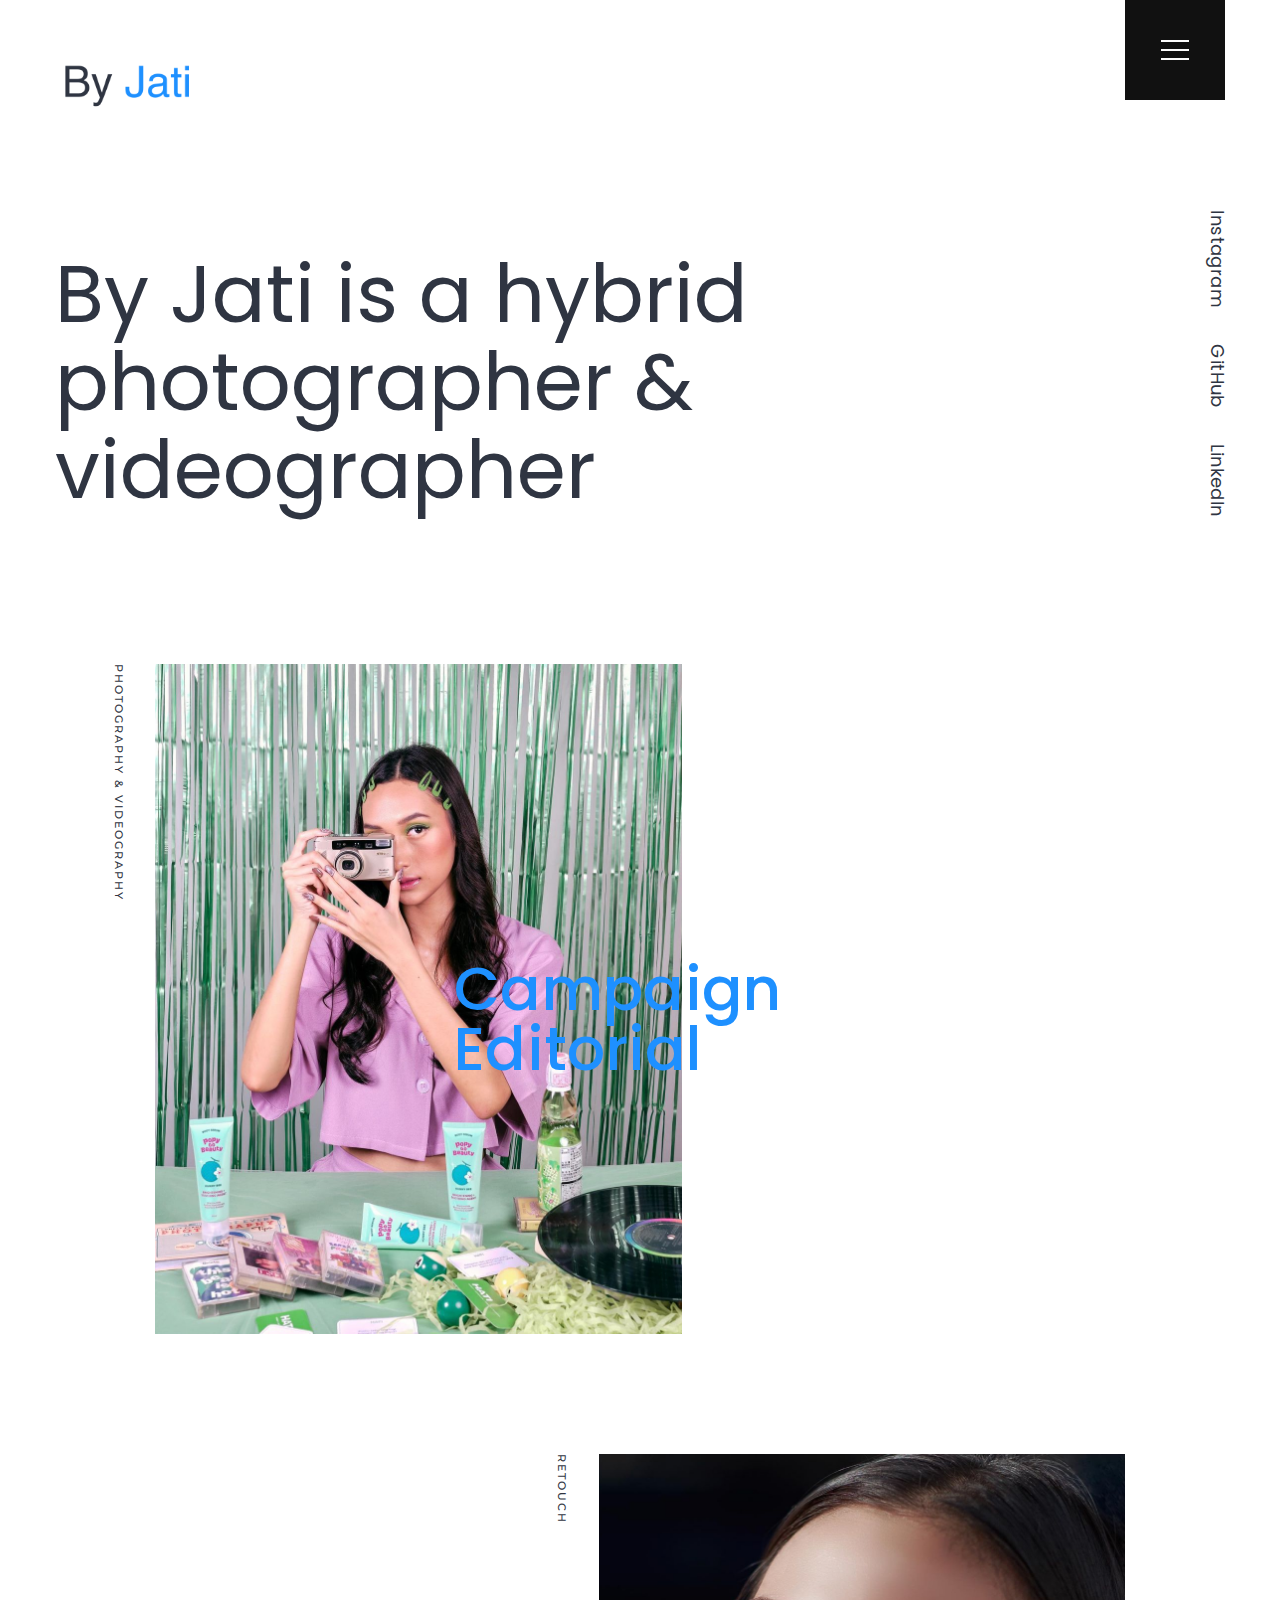
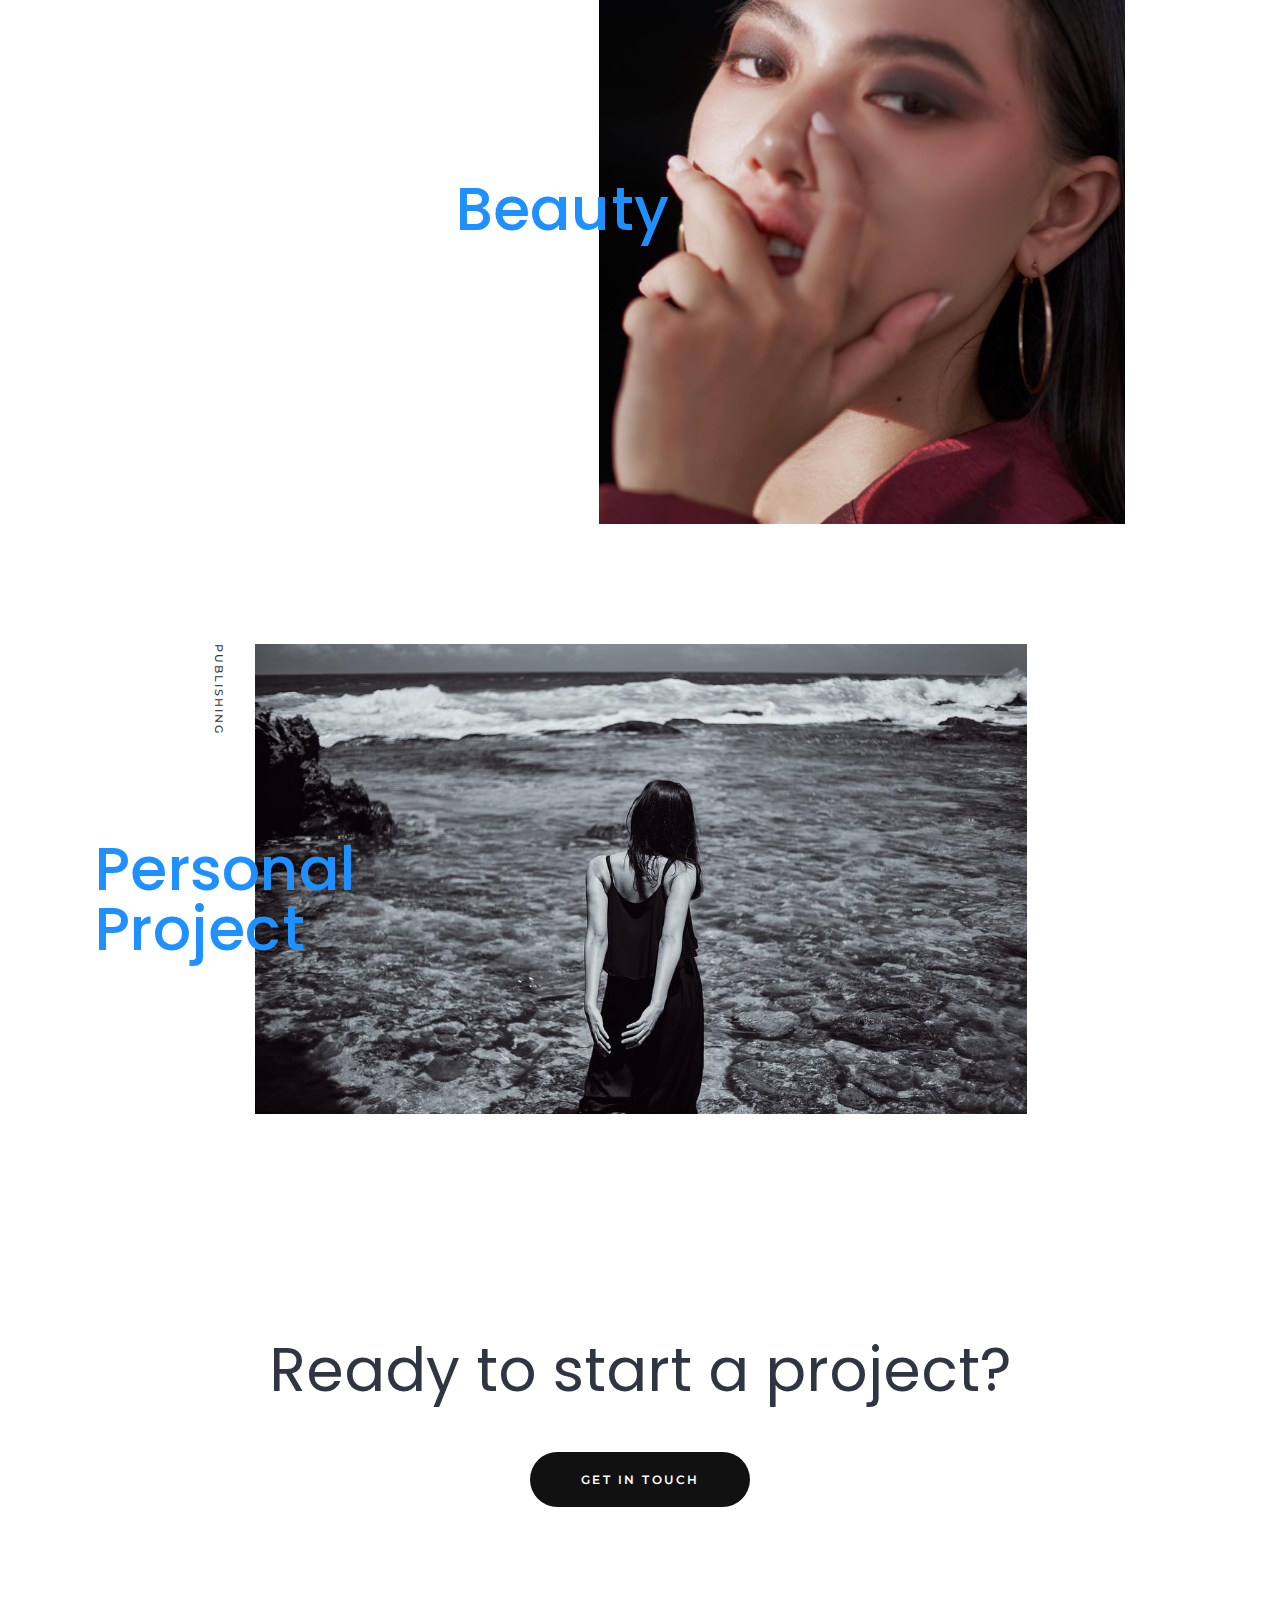
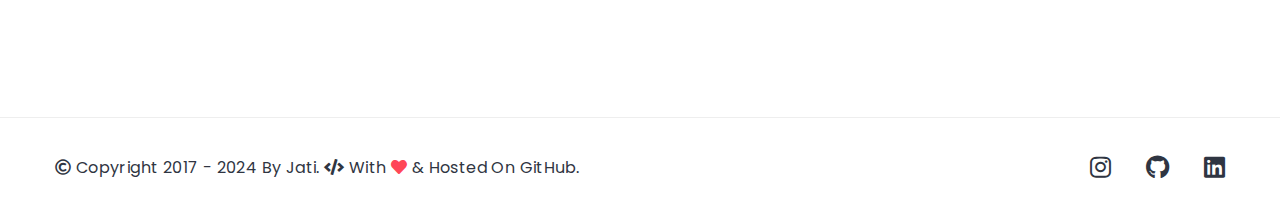
<file: index.html>
<!DOCTYPE html>
<html lang="en">
<head>
	<!-- Metas -->
	<meta charset="UTF-8">
	<meta name="viewport" content="width=device-width, initial-scale=1.0, maximum-scale=1.0, user-scalable=0">
	<title>By Jati | Photographer & Videographer</title>
	<meta name="description" content="By Jati | Photographer">

	<!-- External CSS -->
	<link rel="stylesheet" href="assets/css/fontawesome-all.min.css">
	<link rel="stylesheet" href="assets/css/themify-icons.css">

	<!-- Custom CSS -->
	<link rel="stylesheet" href="assets/css/main.css">
	<link rel="stylesheet" href="assets/css/colors.css">
	<link rel="stylesheet" href="assets/css/responsive.css">

	<!-- Google Fonts -->
	<link href="https://fonts.googleapis.com/css?family=Montserrat:500,600%7CPoppins:400,500,600&display=swap" rel="stylesheet">

	<!-- Favicon -->
	<link rel="icon" href="assets/img/favicon.png">
</head>
<body>

	<!-- ========== Header ========== -->

	<header class="main-header">

		<div class="container">

			<a href="index.html">
				<img src="assets/img/logo-byjati.png" class="logo" alt="">
			</a>

			<a href="#" class="open-nav">
				<i></i>
			</a>

			<div class="clearfix"></div>

		</div> <!-- /.container -->

	</header> <!-- /.main-header -->


	<!-- ========== Main ========== -->

	<main>

		<div class="container">

			<div class="hero">

				<h1>By Jati is a hybrid photographer &amp; videographer </h1>

				<ul class="social-links">
					<li>
						<a href="http://instagram.com/by.jati" target="_blank">Instagram</a>
					</li>
					<li>
						<a href="http://github.com/byjati" target="_blank">GitHub</a>
					</li>
					<li>
						<a href="https://id.linkedin.com/in/sasongkojati" target="_blank">LinkedIn</a>
					</li>
				</ul>

			</div> <!-- /.hero -->

			<div class="featured-works">

				<a href="">
					<div class="item">
						<div class="item-img">
							<img src="assets/img/popygobeuty(by.jati).jpg" alt="" class="img-cover">
						</div>
						<h2 class="item-title">Campaign <br> Editorial</h2>
						<h3 class="item-category">photography & videography</h3>
					</div>
				</a>

				<a href="">
					<div class="item">
						<div class="item-img">
							<img src="assets/img/retouch(by.jati).jpg" alt="" class="img-cover">
						</div>
						<h2 class="item-title">Beauty</h2>
						<h3 class="item-category">retouch</h3>
					</div>
				</a>

				<div class="clearfix"></div>

				<a href="">
					<div class="item">
						<div class="item-img">
							<img src="assets/img/ocean(by.jati).jpg" alt="" class="img-cover">
						</div>
						<h2 class="item-title">Personal <br> Project</h2>
						<h3 class="item-category">publishing</h3>
					</div>
				</a>

			</div> <!-- /.featured-works -->

			<div class="cta">
				<h1>Ready to start a project?</h1>
				<a href="contact.html" class="btn">get in touch</a>
			</div>

		</div> <!-- /.container -->

	</main> <!-- /main -->

	<footer class="footer-default footer-default-border">

		<div class="container">

			<p class="copyright"><i class="far fa-copyright"></i> Copyright 2017 - 2024 By Jati.
				<i class="fa fa-code"> </i> with <i class="fa fa-heart"> </i> & hosted on GitHub.
			</p>

			<ul class="follow-us-links">
				<li>
					<a href="http://instagram.com/by.jati" target="_blank">
						<i class="fab fa-instagram"></i>
					</a>
				</li>
				<li><a href="#"><i class="fab fa-github"></i></a></li>
				<li><a href="#"><i class="fab fa-linkedin"></i></a></li>
			</ul>

			<div class="clearfix"></div>

		</div> <!-- /.container -->

	</footer> <!-- /.footer-default -->

	<div class="aside-navigation-overlay">

		<div class="aside-navigation">

			<a href="#" class="close-nav"><i class="ti-close"></i></a>

			<nav>
				<ul>
					<li><a href="index.html">home</a></li>
					<li><a href="about.html">about</a></li>
					<li><a href="contact.html">contact</a></li>
				</ul>
			</nav>

			<ul class="social-icons">
				<li><a href="http://instagram.com/by.jati" target="_blank">
					<i class="fab fa-instagram"></i></a>
				</li>
				<li><a href="http://github.com/byjati" target="_blank">
					<i class="fab fa-github"></i></a>
				</li>
				<li><a href="https://id.linkedin.com/in/sasongkojati">
					<i class="fab fa-linkedin-in"></i></a>
				</li>


			</ul>

		</div> <!-- /.aside-navigation -->

	</div> <!-- /.aside-navigation-overlay -->

	<script src="assets/js/main.js"></script>
</body>
</html>
</file>
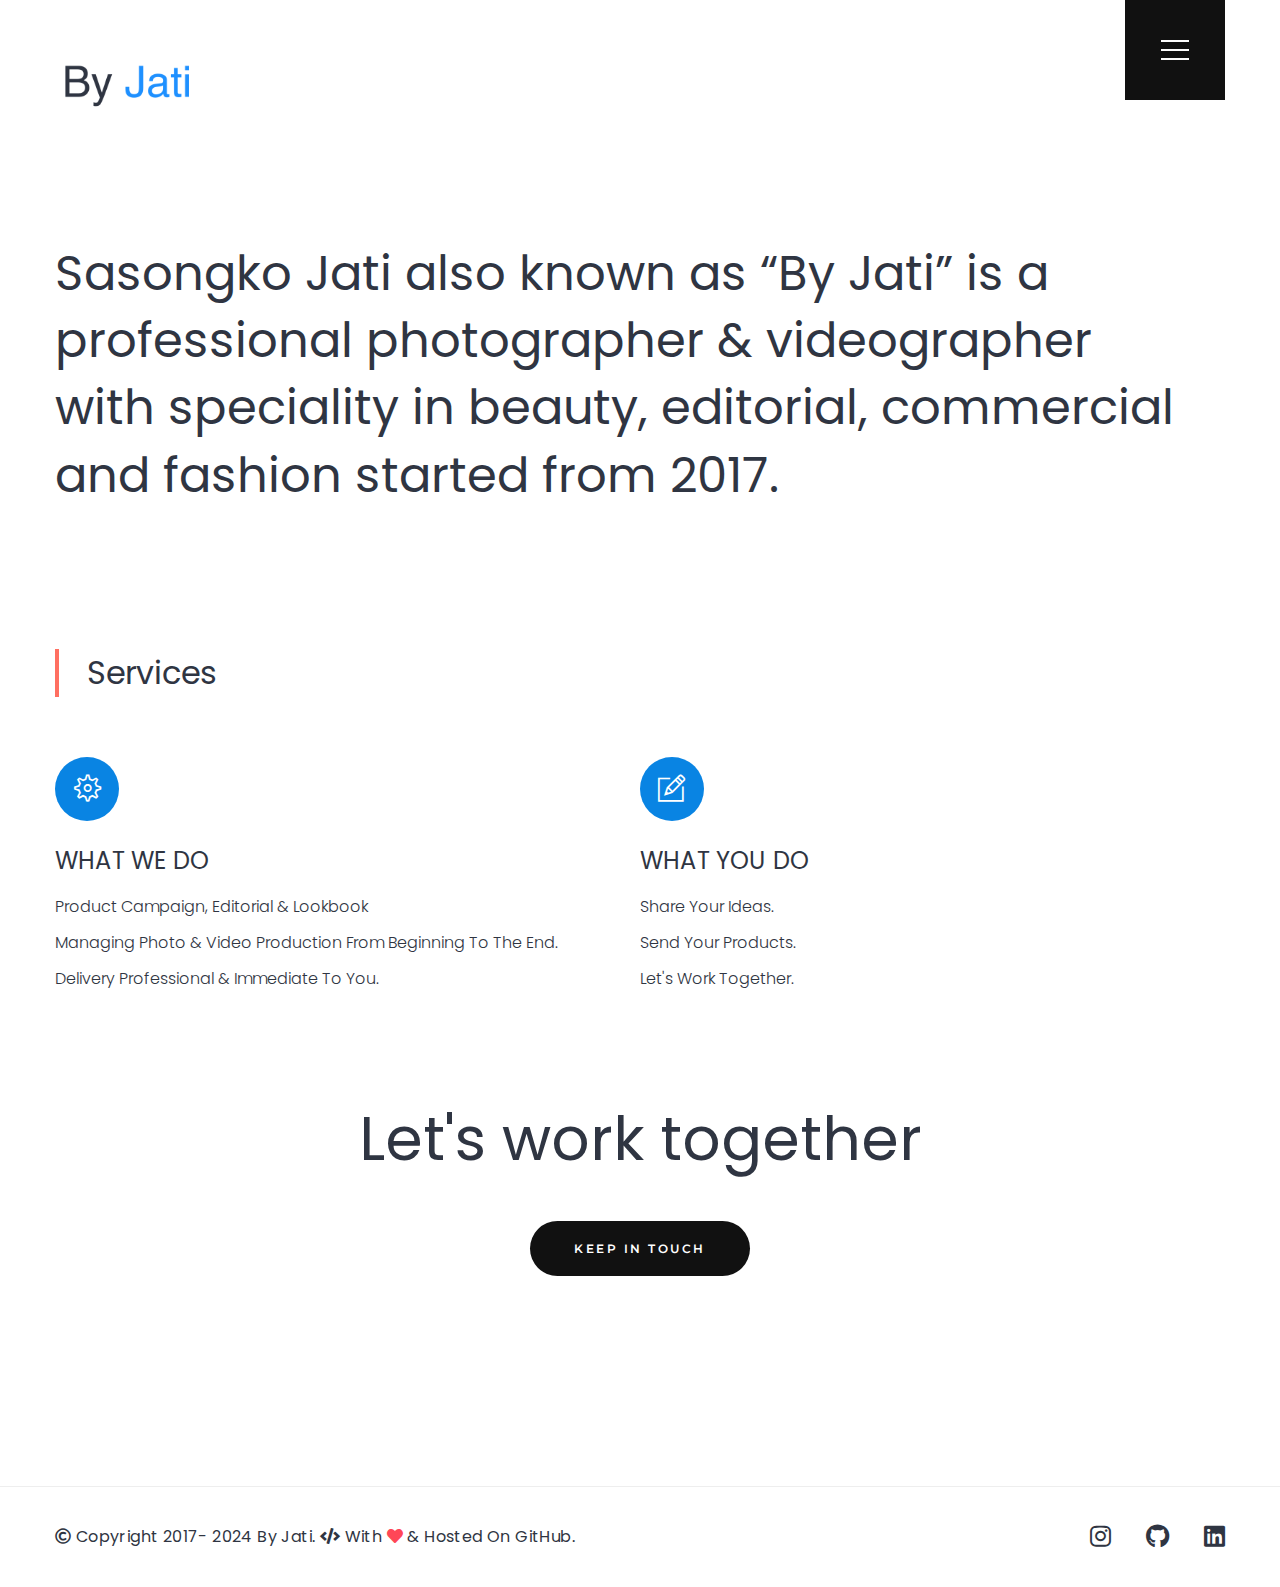
<file: about.html>
<!DOCTYPE html>
<html lang="en">
<head>
	<!-- Metas -->
	<meta charset="UTF-8">
	<meta name="viewport" content="width=device-width, initial-scale=1.0, maximum-scale=1.0, user-scalable=0">
	<title>By Jati - Photographer & Videographer</title>
	<meta name="description" content="By Jati - Photographer">

	<!-- External CSS -->
	<link rel="stylesheet" href="assets/css/fontawesome-all.min.css">
	<link rel="stylesheet" href="assets/css/themify-icons.css">

	<!-- Custom CSS -->
	<link rel="stylesheet" href="assets/css/main.css">
	<link rel="stylesheet" href="assets/css/colors.css">
	<link rel="stylesheet" href="assets/css/responsive.css">

	<!-- Google Fonts -->
	<link href="https://fonts.googleapis.com/css?family=Montserrat:500,600%7CPoppins:300,400,500,600&display=swap" rel="stylesheet">

	<!-- Favicon -->
	<link rel="icon" href="assets/img/favicon.png">
</head>
<body>

	<!-- ========== Header ========== -->

	<header class="main-header">

		<div class="container">

			<a href="index.html">
				<img src="assets/img/logo-byjati.png" class="logo" alt="">
			</a>

			<a href="#" class="open-nav">
				<i></i>
			</a>

			<div class="clearfix"></div>

		</div> <!-- /.container -->

	</header> <!-- /.main-header -->


	<!-- ========== Main ========== -->

	<main class="about">

		<div class="container">

			<h2 class="intro">Sasongko Jati also known as “By Jati” is a professional photographer & videographer with speciality in beauty, editorial, 
				commercial and fashion started from 2017.</h2>

			<div class="SERVICES">

				<h2 class="about-heading">Services</h2>

				<div class="services-item">

					<div class="content">

						<span class="service-icon"><i class="ti ti-settings "></i></span>

						<h3>WHAT WE DO</h3>
						<ul>
							<li>Product campaign, editorial & lookbook</li>
							<li>Managing photo & video production from beginning to the end.</li>
							<li>Delivery professional & immediate to you.</li>
						</ul>

					</div> <!-- /.content -->

				</div> <!-- /.services-item -->

				<div class="services-item">

					<div class="content">

						<span class="service-icon"><i class="ti ti-pencil-alt "></i></span>

						<h3>WHAT YOU DO</h3>
						<ul>
							<li>Share your ideas.</li>
							<li>Send your products.</li>
							<li>Let's work together.</li>
						</ul>

					</div> <!-- /.content -->

				</div> <!-- /.services-item -->

				<div class="clearfix"></div>

			</div> <!-- /.services -->

			<div class="cta">
				<h1>Let's work together</h1>
				<a href="contact.html" class="btn">keep in touch</a>
			</div>

		</div> <!-- /.container -->

	</main> <!-- /.about -->

	<footer class="footer-default footer-default-border">

		<div class="container">

			<p class="copyright"><i class="far fa-copyright"></i> Copyright 2017- 2024 By Jati.
				<i class="fa fa-code"> </i> with <i class="fa fa-heart"> </i> & hosted on GitHub.
			</p>

			<ul class="follow-us-links">
				<li>
					<a href="http://instagram.com/by.jati" target="_blank">
						<i class="fab fa-instagram"></i>
					</a>
				</li>
				<li><a href="#"><i class="fab fa-github"></i></a></li>
				<li><a href="#"><i class="fab fa-linkedin"></i></a></li>
			</ul>

			<div class="clearfix"></div>

		</div> <!-- /.container -->

	</footer> <!-- /.footer-default -->

	<div class="aside-navigation-overlay">

		<div class="aside-navigation">

			<a href="#" class="close-nav"><i class="ti-close"></i></a>

			<nav>
				<ul>
					<li><a href="index.html">home</a></li>
					<li><a href="about.html">about</a></li>
					<li><a href="contact.html">contact</a></li>
				</ul>
			</nav>

			<ul class="social-icons">
				<li><a href="http://instagram.com/by.jati" target="_blank">
					<i class="fab fa-instagram"></i></a>
				</li>
				<li><a href="http://github.com/byjati" target="_blank">
					<i class="fab fa-github"></i></a>
				</li>
				<li><a href="https://id.linkedin.com/in/sasongkojati">
					<i class="fab fa-linkedin-in"></i></a>
				</li>
			</ul>

		</div> <!-- /.aside-navigation -->

	</div> <!-- /.aside-navigation-overlay -->

	<script src="assets/js/main.js"></script>
</body>
</html>
</file>
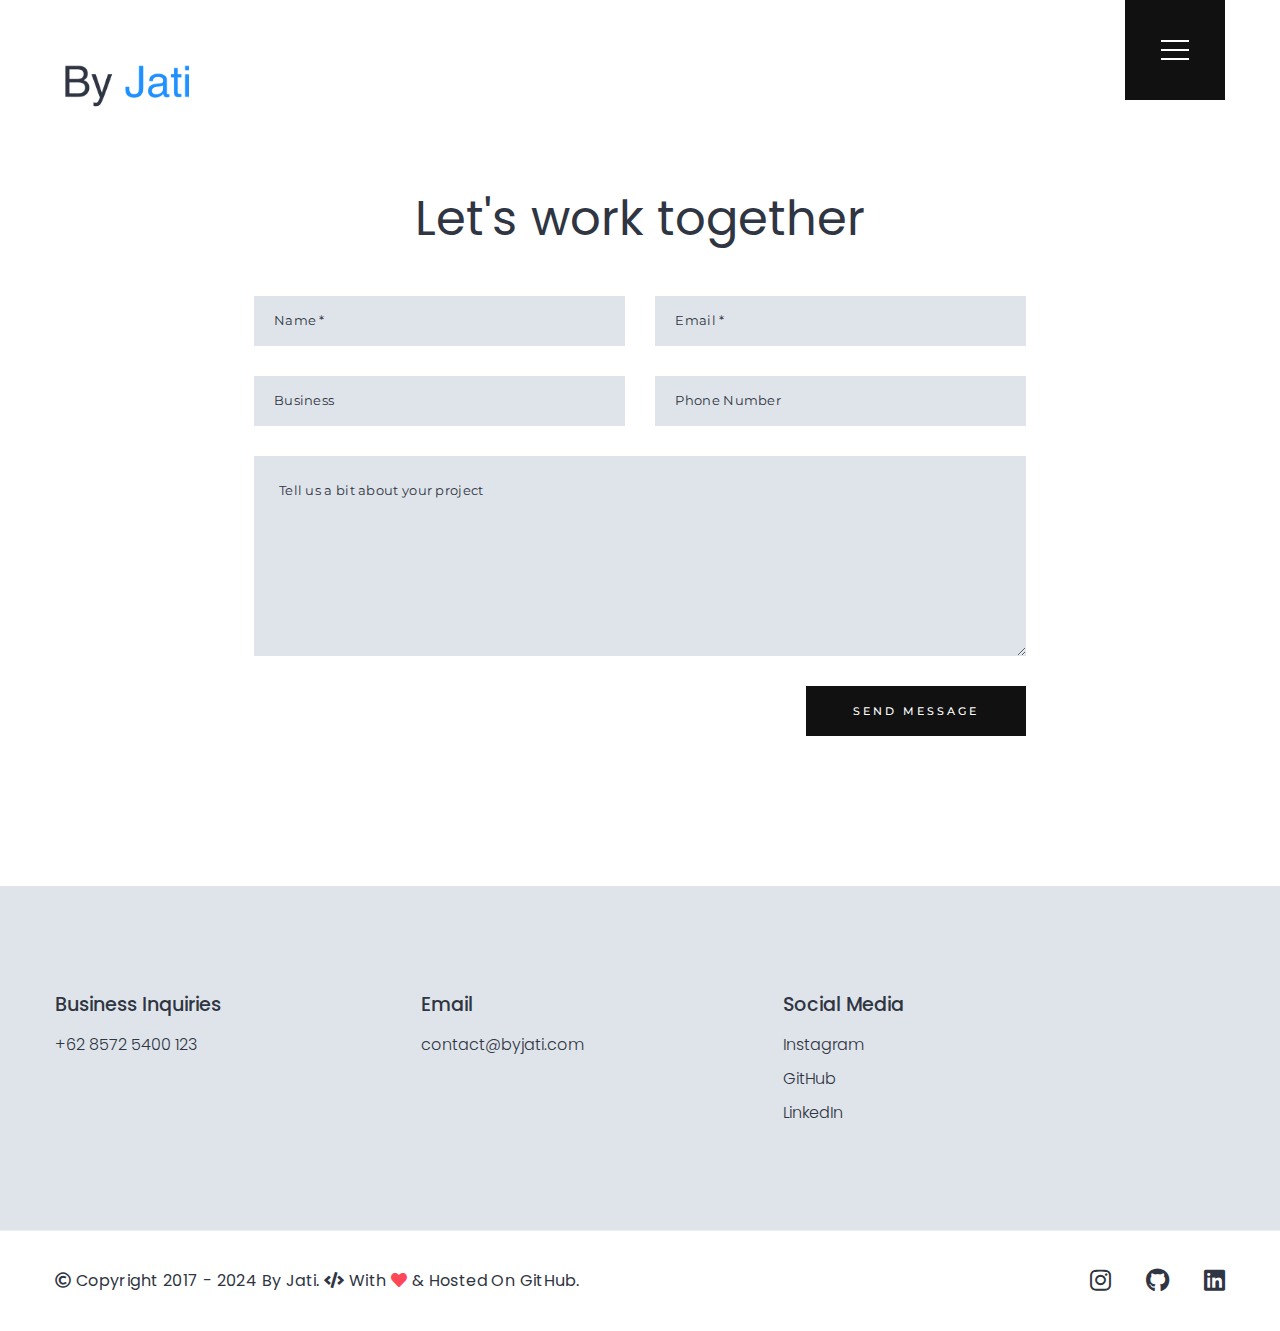
<file: contact.html>
<!DOCTYPE html>
<html lang="en">
<head>
	<!-- Metas -->
	<meta charset="UTF-8">
	<meta name="viewport" content="width=device-width, initial-scale=1.0, maximum-scale=1.0, user-scalable=0">
	<title>CONTACT - By Jati</title>
	<meta name="description" content="CONTACT - By Jati">

	<!-- External CSS -->
	<link rel="stylesheet" href="assets/css/fontawesome-all.min.css">
	<link rel="stylesheet" href="assets/css/themify-icons.css">

	<!-- Custom CSS -->
	<link rel="stylesheet" href="assets/css/main.css">
	<link rel="stylesheet" href="assets/css/colors.css">
	<link rel="stylesheet" href="assets/css/responsive.css">

	<!-- Google Fonts -->
	<link href="https://fonts.googleapis.com/css?family=Montserrat:500,600%7CPoppins:300,400,500,600&display=swap" rel="stylesheet">

	<!-- Favicon -->
	<link rel="icon" href="assets/img/favicon.png">
</head>
<body>

	<!-- ========== Header ========== -->

	<header class="main-header">

		<div class="container">

			<a href="index.html">
				<img src="assets/img/logo-byjati.png" class="logo" alt="">
			</a>

			<a href="#" class="open-nav">
				<i></i>
			</a>

			<div class="clearfix"></div>

		</div> <!-- /.container -->

	</header> <!-- /.main-header -->


	<!-- ========== Main ========== -->

	<main class="contact">

		<div class="container">

			<h1>Let's work together</h1>

			<form action="#" class="contact-form">

				<input  name="name" placeholder="Name *" type="text" required>
				<input  name="email" placeholder="Email *" type="email" required>
				<input  name="business" placeholder="Business" type="text">
				<input  name="phone-number" placeholder="Phone Number" type="tel">
				<textarea name="message" placeholder="Tell us a bit about your project" required></textarea>
				<input type="submit" value="send message">
				<div class="clearfix"></div>

			</form> <!-- /.contact-form -->

		</div> <!-- /.container -->

		<div class="contact-info">

			<div class="container">

				<ul>
					<li>Business Inquiries</li>
					<li>+62 8572 5400 123</li>
				</ul>
				
				<ul>
					<li>Email</li>
					<li>contact@byjati.com</li>
				</ul>

				<ul>
					<li>Social Media</li>
						<li>
							<a href="http://instagram.com/by.jati" target="_blank">Instagram</a>
						</li>
						<li>
							<a href="http://github.com/byjati" target="_blank">GitHub</a>
						</li>
						<li>
							<a href="https://id.linkedin.com/in/sasongkojati" target="_blank">LinkedIn</a>
						</li>
					</li>
				</ul>

				<div class="clearfix"></div>

			</div> <!-- /.container -->

		</div> <!-- /.contact-info -->

	</main> <!-- /.contact -->

	<footer class="footer-default footer-default-border">

		<div class="container">

			<p class="copyright"><i class="far fa-copyright"></i> Copyright 2017 - 2024 By Jati.
				<i class="fa fa-code"> </i> with <i class="fa fa-heart"> </i> & hosted on GitHub.
			</p>

			<ul class="follow-us-links">
				<li>
					<a href="http://instagram.com/by.jati" target="_blank">
						<i class="fab fa-instagram"></i>
					</a>
				</li>
				<li><a href="#"><i class="fab fa-github"></i></a></li>
				<li><a href="#"><i class="fab fa-linkedin"></i></a></li>
			</ul>

			<div class="clearfix"></div>

		</div> <!-- /.container -->

	</footer> <!-- /.footer-default -->

	<div class="aside-navigation-overlay">

		<div class="aside-navigation">

			<a href="#" class="close-nav"><i class="ti-close"></i></a>

			<nav>
				<ul>
					<li><a href="index.html">home</a></li>
					<li><a href="about.html">about</a></li>
					<li><a href="contact.html">contact</a></li>
				</ul>
			</nav>

			<ul class="social-icons">
				<li><a href="http://instagram.com/by.jati" target="_blank">
					<i class="fab fa-instagram"></i></a>
				</li>
				<li><a href="http://github.com/byjati" target="_blank">
					<i class="fab fa-github"></i></a>
				</li>
				<li><a href="https://id.linkedin.com/in/sasongkojati">
					<i class="fab fa-linkedin-in"></i></a>
				</li>
			</ul>

		</div> <!-- /.aside-navigation -->

	</div> <!-- /.aside-navigation-overlay -->

	<script src="assets/js/main.js"></script>
</body>
</html>
</file>
<file: assets/css/themify-icons.css>
@font-face {
	font-family: 'themify';
	src:url('../webfonts/themify.eot?-fvbane');
	src:url('../webfonts/themify.eot?#iefix-fvbane') format('embedded-opentype'),
		url('../webfonts/themify.woff?-fvbane') format('woff'),
		url('../webfonts/themify.ttf?-fvbane') format('truetype'),
		url('../webfonts/themify.svg?-fvbane#themify') format('svg');
	font-weight: normal;
	font-style: normal;
}

[class^="ti-"], [class*=" ti-"] {
	font-family: 'themify';
	speak: none;
	font-style: normal;
	font-weight: normal;
	font-variant: normal;
	text-transform: none;
	line-height: 1;

	/* Better Font Rendering =========== */
	-webkit-font-smoothing: antialiased;
	-moz-osx-font-smoothing: grayscale;
}

.ti-wand:before {
	content: "\e600";
}
.ti-volume:before {
	content: "\e601";
}
.ti-user:before {
	content: "\e602";
}
.ti-unlock:before {
	content: "\e603";
}
.ti-unlink:before {
	content: "\e604";
}
.ti-trash:before {
	content: "\e605";
}
.ti-thought:before {
	content: "\e606";
}
.ti-target:before {
	content: "\e607";
}
.ti-tag:before {
	content: "\e608";
}
.ti-tablet:before {
	content: "\e609";
}
.ti-star:before {
	content: "\e60a";
}
.ti-spray:before {
	content: "\e60b";
}
.ti-signal:before {
	content: "\e60c";
}
.ti-shopping-cart:before {
	content: "\e60d";
}
.ti-shopping-cart-full:before {
	content: "\e60e";
}
.ti-settings:before {
	content: "\e60f";
}
.ti-search:before {
	content: "\e610";
}
.ti-zoom-in:before {
	content: "\e611";
}
.ti-zoom-out:before {
	content: "\e612";
}
.ti-cut:before {
	content: "\e613";
}
.ti-ruler:before {
	content: "\e614";
}
.ti-ruler-pencil:before {
	content: "\e615";
}
.ti-ruler-alt:before {
	content: "\e616";
}
.ti-bookmark:before {
	content: "\e617";
}
.ti-bookmark-alt:before {
	content: "\e618";
}
.ti-reload:before {
	content: "\e619";
}
.ti-plus:before {
	content: "\e61a";
}
.ti-pin:before {
	content: "\e61b";
}
.ti-pencil:before {
	content: "\e61c";
}
.ti-pencil-alt:before {
	content: "\e61d";
}
.ti-paint-roller:before {
	content: "\e61e";
}
.ti-paint-bucket:before {
	content: "\e61f";
}
.ti-na:before {
	content: "\e620";
}
.ti-mobile:before {
	content: "\e621";
}
.ti-minus:before {
	content: "\e622";
}
.ti-medall:before {
	content: "\e623";
}
.ti-medall-alt:before {
	content: "\e624";
}
.ti-marker:before {
	content: "\e625";
}
.ti-marker-alt:before {
	content: "\e626";
}
.ti-arrow-up:before {
	content: "\e627";
}
.ti-arrow-right:before {
	content: "\e628";
}
.ti-arrow-left:before {
	content: "\e629";
}
.ti-arrow-down:before {
	content: "\e62a";
}
.ti-lock:before {
	content: "\e62b";
}
.ti-location-arrow:before {
	content: "\e62c";
}
.ti-link:before {
	content: "\e62d";
}
.ti-layout:before {
	content: "\e62e";
}
.ti-layers:before {
	content: "\e62f";
}
.ti-layers-alt:before {
	content: "\e630";
}
.ti-key:before {
	content: "\e631";
}
.ti-import:before {
	content: "\e632";
}
.ti-image:before {
	content: "\e633";
}
.ti-heart:before {
	content: "\e634";
}
.ti-heart-broken:before {
	content: "\e635";
}
.ti-hand-stop:before {
	content: "\e636";
}
.ti-hand-open:before {
	content: "\e637";
}
.ti-hand-drag:before {
	content: "\e638";
}
.ti-folder:before {
	content: "\e639";
}
.ti-flag:before {
	content: "\e63a";
}
.ti-flag-alt:before {
	content: "\e63b";
}
.ti-flag-alt-2:before {
	content: "\e63c";
}
.ti-eye:before {
	content: "\e63d";
}
.ti-export:before {
	content: "\e63e";
}
.ti-exchange-vertical:before {
	content: "\e63f";
}
.ti-desktop:before {
	content: "\e640";
}
.ti-cup:before {
	content: "\e641";
}
.ti-crown:before {
	content: "\e642";
}
.ti-comments:before {
	content: "\e643";
}
.ti-comment:before {
	content: "\e644";
}
.ti-comment-alt:before {
	content: "\e645";
}
.ti-close:before {
	content: "\e646";
}
.ti-clip:before {
	content: "\e647";
}
.ti-angle-up:before {
	content: "\e648";
}
.ti-angle-right:before {
	content: "\e649";
}
.ti-angle-left:before {
	content: "\e64a";
}
.ti-angle-down:before {
	content: "\e64b";
}
.ti-check:before {
	content: "\e64c";
}
.ti-check-box:before {
	content: "\e64d";
}
.ti-camera:before {
	content: "\e64e";
}
.ti-announcement:before {
	content: "\e64f";
}
.ti-brush:before {
	content: "\e650";
}
.ti-briefcase:before {
	content: "\e651";
}
.ti-bolt:before {
	content: "\e652";
}
.ti-bolt-alt:before {
	content: "\e653";
}
.ti-blackboard:before {
	content: "\e654";
}
.ti-bag:before {
	content: "\e655";
}
.ti-move:before {
	content: "\e656";
}
.ti-arrows-vertical:before {
	content: "\e657";
}
.ti-arrows-horizontal:before {
	content: "\e658";
}
.ti-fullscreen:before {
	content: "\e659";
}
.ti-arrow-top-right:before {
	content: "\e65a";
}
.ti-arrow-top-left:before {
	content: "\e65b";
}
.ti-arrow-circle-up:before {
	content: "\e65c";
}
.ti-arrow-circle-right:before {
	content: "\e65d";
}
.ti-arrow-circle-left:before {
	content: "\e65e";
}
.ti-arrow-circle-down:before {
	content: "\e65f";
}
.ti-angle-double-up:before {
	content: "\e660";
}
.ti-angle-double-right:before {
	content: "\e661";
}
.ti-angle-double-left:before {
	content: "\e662";
}
.ti-angle-double-down:before {
	content: "\e663";
}
.ti-zip:before {
	content: "\e664";
}
.ti-world:before {
	content: "\e665";
}
.ti-wheelchair:before {
	content: "\e666";
}
.ti-view-list:before {
	content: "\e667";
}
.ti-view-list-alt:before {
	content: "\e668";
}
.ti-view-grid:before {
	content: "\e669";
}
.ti-uppercase:before {
	content: "\e66a";
}
.ti-upload:before {
	content: "\e66b";
}
.ti-underline:before {
	content: "\e66c";
}
.ti-truck:before {
	content: "\e66d";
}
.ti-timer:before {
	content: "\e66e";
}
.ti-ticket:before {
	content: "\e66f";
}
.ti-thumb-up:before {
	content: "\e670";
}
.ti-thumb-down:before {
	content: "\e671";
}
.ti-text:before {
	content: "\e672";
}
.ti-stats-up:before {
	content: "\e673";
}
.ti-stats-down:before {
	content: "\e674";
}
.ti-split-v:before {
	content: "\e675";
}
.ti-split-h:before {
	content: "\e676";
}
.ti-smallcap:before {
	content: "\e677";
}
.ti-shine:before {
	content: "\e678";
}
.ti-shift-right:before {
	content: "\e679";
}
.ti-shift-left:before {
	content: "\e67a";
}
.ti-shield:before {
	content: "\e67b";
}
.ti-notepad:before {
	content: "\e67c";
}
.ti-server:before {
	content: "\e67d";
}
.ti-quote-right:before {
	content: "\e67e";
}
.ti-quote-left:before {
	content: "\e67f";
}
.ti-pulse:before {
	content: "\e680";
}
.ti-printer:before {
	content: "\e681";
}
.ti-power-off:before {
	content: "\e682";
}
.ti-plug:before {
	content: "\e683";
}
.ti-pie-chart:before {
	content: "\e684";
}
.ti-paragraph:before {
	content: "\e685";
}
.ti-panel:before {
	content: "\e686";
}
.ti-package:before {
	content: "\e687";
}
.ti-music:before {
	content: "\e688";
}
.ti-music-alt:before {
	content: "\e689";
}
.ti-mouse:before {
	content: "\e68a";
}
.ti-mouse-alt:before {
	content: "\e68b";
}
.ti-money:before {
	content: "\e68c";
}
.ti-microphone:before {
	content: "\e68d";
}
.ti-menu:before {
	content: "\e68e";
}
.ti-menu-alt:before {
	content: "\e68f";
}
.ti-map:before {
	content: "\e690";
}
.ti-map-alt:before {
	content: "\e691";
}
.ti-loop:before {
	content: "\e692";
}
.ti-location-pin:before {
	content: "\e693";
}
.ti-list:before {
	content: "\e694";
}
.ti-light-bulb:before {
	content: "\e695";
}
.ti-Italic:before {
	content: "\e696";
}
.ti-info:before {
	content: "\e697";
}
.ti-infinite:before {
	content: "\e698";
}
.ti-id-badge:before {
	content: "\e699";
}
.ti-hummer:before {
	content: "\e69a";
}
.ti-home:before {
	content: "\e69b";
}
.ti-help:before {
	content: "\e69c";
}
.ti-headphone:before {
	content: "\e69d";
}
.ti-harddrives:before {
	content: "\e69e";
}
.ti-harddrive:before {
	content: "\e69f";
}
.ti-gift:before {
	content: "\e6a0";
}
.ti-game:before {
	content: "\e6a1";
}
.ti-filter:before {
	content: "\e6a2";
}
.ti-files:before {
	content: "\e6a3";
}
.ti-file:before {
	content: "\e6a4";
}
.ti-eraser:before {
	content: "\e6a5";
}
.ti-envelope:before {
	content: "\e6a6";
}
.ti-download:before {
	content: "\e6a7";
}
.ti-direction:before {
	content: "\e6a8";
}
.ti-direction-alt:before {
	content: "\e6a9";
}
.ti-dashboard:before {
	content: "\e6aa";
}
.ti-control-stop:before {
	content: "\e6ab";
}
.ti-control-shuffle:before {
	content: "\e6ac";
}
.ti-control-play:before {
	content: "\e6ad";
}
.ti-control-pause:before {
	content: "\e6ae";
}
.ti-control-forward:before {
	content: "\e6af";
}
.ti-control-backward:before {
	content: "\e6b0";
}
.ti-cloud:before {
	content: "\e6b1";
}
.ti-cloud-up:before {
	content: "\e6b2";
}
.ti-cloud-down:before {
	content: "\e6b3";
}
.ti-clipboard:before {
	content: "\e6b4";
}
.ti-car:before {
	content: "\e6b5";
}
.ti-calendar:before {
	content: "\e6b6";
}
.ti-book:before {
	content: "\e6b7";
}
.ti-bell:before {
	content: "\e6b8";
}
.ti-basketball:before {
	content: "\e6b9";
}
.ti-bar-chart:before {
	content: "\e6ba";
}
.ti-bar-chart-alt:before {
	content: "\e6bb";
}
.ti-back-right:before {
	content: "\e6bc";
}
.ti-back-left:before {
	content: "\e6bd";
}
.ti-arrows-corner:before {
	content: "\e6be";
}
.ti-archive:before {
	content: "\e6bf";
}
.ti-anchor:before {
	content: "\e6c0";
}
.ti-align-right:before {
	content: "\e6c1";
}
.ti-align-left:before {
	content: "\e6c2";
}
.ti-align-justify:before {
	content: "\e6c3";
}
.ti-align-center:before {
	content: "\e6c4";
}
.ti-alert:before {
	content: "\e6c5";
}
.ti-alarm-clock:before {
	content: "\e6c6";
}
.ti-agenda:before {
	content: "\e6c7";
}
.ti-write:before {
	content: "\e6c8";
}
.ti-window:before {
	content: "\e6c9";
}
.ti-widgetized:before {
	content: "\e6ca";
}
.ti-widget:before {
	content: "\e6cb";
}
.ti-widget-alt:before {
	content: "\e6cc";
}
.ti-wallet:before {
	content: "\e6cd";
}
.ti-video-clapper:before {
	content: "\e6ce";
}
.ti-video-camera:before {
	content: "\e6cf";
}
.ti-vector:before {
	content: "\e6d0";
}
.ti-themify-logo:before {
	content: "\e6d1";
}
.ti-themify-favicon:before {
	content: "\e6d2";
}
.ti-themify-favicon-alt:before {
	content: "\e6d3";
}
.ti-support:before {
	content: "\e6d4";
}
.ti-stamp:before {
	content: "\e6d5";
}
.ti-split-v-alt:before {
	content: "\e6d6";
}
.ti-slice:before {
	content: "\e6d7";
}
.ti-shortcode:before {
	content: "\e6d8";
}
.ti-shift-right-alt:before {
	content: "\e6d9";
}
.ti-shift-left-alt:before {
	content: "\e6da";
}
.ti-ruler-alt-2:before {
	content: "\e6db";
}
.ti-receipt:before {
	content: "\e6dc";
}
.ti-pin2:before {
	content: "\e6dd";
}
.ti-pin-alt:before {
	content: "\e6de";
}
.ti-pencil-alt2:before {
	content: "\e6df";
}
.ti-palette:before {
	content: "\e6e0";
}
.ti-more:before {
	content: "\e6e1";
}
.ti-more-alt:before {
	content: "\e6e2";
}
.ti-microphone-alt:before {
	content: "\e6e3";
}
.ti-magnet:before {
	content: "\e6e4";
}
.ti-line-double:before {
	content: "\e6e5";
}
.ti-line-dotted:before {
	content: "\e6e6";
}
.ti-line-dashed:before {
	content: "\e6e7";
}
.ti-layout-width-full:before {
	content: "\e6e8";
}
.ti-layout-width-default:before {
	content: "\e6e9";
}
.ti-layout-width-default-alt:before {
	content: "\e6ea";
}
.ti-layout-tab:before {
	content: "\e6eb";
}
.ti-layout-tab-window:before {
	content: "\e6ec";
}
.ti-layout-tab-v:before {
	content: "\e6ed";
}
.ti-layout-tab-min:before {
	content: "\e6ee";
}
.ti-layout-slider:before {
	content: "\e6ef";
}
.ti-layout-slider-alt:before {
	content: "\e6f0";
}
.ti-layout-sidebar-right:before {
	content: "\e6f1";
}
.ti-layout-sidebar-none:before {
	content: "\e6f2";
}
.ti-layout-sidebar-left:before {
	content: "\e6f3";
}
.ti-layout-placeholder:before {
	content: "\e6f4";
}
.ti-layout-menu:before {
	content: "\e6f5";
}
.ti-layout-menu-v:before {
	content: "\e6f6";
}
.ti-layout-menu-separated:before {
	content: "\e6f7";
}
.ti-layout-menu-full:before {
	content: "\e6f8";
}
.ti-layout-media-right-alt:before {
	content: "\e6f9";
}
.ti-layout-media-right:before {
	content: "\e6fa";
}
.ti-layout-media-overlay:before {
	content: "\e6fb";
}
.ti-layout-media-overlay-alt:before {
	content: "\e6fc";
}
.ti-layout-media-overlay-alt-2:before {
	content: "\e6fd";
}
.ti-layout-media-left-alt:before {
	content: "\e6fe";
}
.ti-layout-media-left:before {
	content: "\e6ff";
}
.ti-layout-media-center-alt:before {
	content: "\e700";
}
.ti-layout-media-center:before {
	content: "\e701";
}
.ti-layout-list-thumb:before {
	content: "\e702";
}
.ti-layout-list-thumb-alt:before {
	content: "\e703";
}
.ti-layout-list-post:before {
	content: "\e704";
}
.ti-layout-list-large-image:before {
	content: "\e705";
}
.ti-layout-line-solid:before {
	content: "\e706";
}
.ti-layout-grid4:before {
	content: "\e707";
}
.ti-layout-grid3:before {
	content: "\e708";
}
.ti-layout-grid2:before {
	content: "\e709";
}
.ti-layout-grid2-thumb:before {
	content: "\e70a";
}
.ti-layout-cta-right:before {
	content: "\e70b";
}
.ti-layout-cta-left:before {
	content: "\e70c";
}
.ti-layout-cta-center:before {
	content: "\e70d";
}
.ti-layout-cta-btn-right:before {
	content: "\e70e";
}
.ti-layout-cta-btn-left:before {
	content: "\e70f";
}
.ti-layout-column4:before {
	content: "\e710";
}
.ti-layout-column3:before {
	content: "\e711";
}
.ti-layout-column2:before {
	content: "\e712";
}
.ti-layout-accordion-separated:before {
	content: "\e713";
}
.ti-layout-accordion-merged:before {
	content: "\e714";
}
.ti-layout-accordion-list:before {
	content: "\e715";
}
.ti-ink-pen:before {
	content: "\e716";
}
.ti-info-alt:before {
	content: "\e717";
}
.ti-help-alt:before {
	content: "\e718";
}
.ti-headphone-alt:before {
	content: "\e719";
}
.ti-hand-point-up:before {
	content: "\e71a";
}
.ti-hand-point-right:before {
	content: "\e71b";
}
.ti-hand-point-left:before {
	content: "\e71c";
}
.ti-hand-point-down:before {
	content: "\e71d";
}
.ti-gallery:before {
	content: "\e71e";
}
.ti-face-smile:before {
	content: "\e71f";
}
.ti-face-sad:before {
	content: "\e720";
}
.ti-credit-card:before {
	content: "\e721";
}
.ti-control-skip-forward:before {
	content: "\e722";
}
.ti-control-skip-backward:before {
	content: "\e723";
}
.ti-control-record:before {
	content: "\e724";
}
.ti-control-eject:before {
	content: "\e725";
}
.ti-comments-smiley:before {
	content: "\e726";
}
.ti-brush-alt:before {
	content: "\e727";
}
.ti-youtube:before {
	content: "\e728";
}
.ti-vimeo:before {
	content: "\e729";
}
.ti-twitter:before {
	content: "\e72a";
}
.ti-time:before {
	content: "\e72b";
}
.ti-tumblr:before {
	content: "\e72c";
}
.ti-skype:before {
	content: "\e72d";
}
.ti-share:before {
	content: "\e72e";
}
.ti-share-alt:before {
	content: "\e72f";
}
.ti-rocket:before {
	content: "\e730";
}
.ti-pinterest:before {
	content: "\e731";
}
.ti-new-window:before {
	content: "\e732";
}
.ti-microsoft:before {
	content: "\e733";
}
.ti-list-ol:before {
	content: "\e734";
}
.ti-linkedin:before {
	content: "\e735";
}
.ti-layout-sidebar-2:before {
	content: "\e736";
}
.ti-layout-grid4-alt:before {
	content: "\e737";
}
.ti-layout-grid3-alt:before {
	content: "\e738";
}
.ti-layout-grid2-alt:before {
	content: "\e739";
}
.ti-layout-column4-alt:before {
	content: "\e73a";
}
.ti-layout-column3-alt:before {
	content: "\e73b";
}
.ti-layout-column2-alt:before {
	content: "\e73c";
}
.ti-instagram:before {
	content: "\e73d";
}
.ti-google:before {
	content: "\e73e";
}
.ti-github:before {
	content: "\e73f";
}
.ti-flickr:before {
	content: "\e740";
}
.ti-facebook:before {
	content: "\e741";
}
.ti-dropbox:before {
	content: "\e742";
}
.ti-dribbble:before {
	content: "\e743";
}
.ti-apple:before {
	content: "\e744";
}
.ti-android:before {
	content: "\e745";
}
.ti-save:before {
	content: "\e746";
}
.ti-save-alt:before {
	content: "\e747";
}
.ti-yahoo:before {
	content: "\e748";
}
.ti-wordpress:before {
	content: "\e749";
}
.ti-vimeo-alt:before {
	content: "\e74a";
}
.ti-twitter-alt:before {
	content: "\e74b";
}
.ti-tumblr-alt:before {
	content: "\e74c";
}
.ti-trello:before {
	content: "\e74d";
}
.ti-stack-overflow:before {
	content: "\e74e";
}
.ti-soundcloud:before {
	content: "\e74f";
}
.ti-sharethis:before {
	content: "\e750";
}
.ti-sharethis-alt:before {
	content: "\e751";
}
.ti-reddit:before {
	content: "\e752";
}
.ti-pinterest-alt:before {
	content: "\e753";
}
.ti-microsoft-alt:before {
	content: "\e754";
}
.ti-linux:before {
	content: "\e755";
}
.ti-jsfiddle:before {
	content: "\e756";
}
.ti-joomla:before {
	content: "\e757";
}
.ti-html5:before {
	content: "\e758";
}
.ti-flickr-alt:before {
	content: "\e759";
}
.ti-email:before {
	content: "\e75a";
}
.ti-drupal:before {
	content: "\e75b";
}
.ti-dropbox-alt:before {
	content: "\e75c";
}
.ti-css3:before {
	content: "\e75d";
}
.ti-rss:before {
	content: "\e75e";
}
.ti-rss-alt:before {
	content: "\e75f";
}
</file>
<file: assets/css/main.css>
/*-----------------------------------------------------
Table of Contents

1. General Styles
2. Blocks & Pages
	# About
	# Contact
	# CTA
	# Featured Works
	# Footer
	# Hero
	# Navigation
	# Portfolio
	# Single Project
------------------------------------------------------*/

/*-----------------------------------------------------
1. General Styles
------------------------------------------------------*/

* {
	box-sizing: border-box;
	margin: 0;
	padding: 0;
}

html {
	overflow-x: hidden;
	overflow-y: scroll;
}

body {
	font-family: Poppins, sans-serif;
	font-size: 100%;
	line-height: 1.5;
}

a {
	text-decoration: none;
	transition: all .2s ease-in-out;
}

.btn {
	border-radius: 27.5px;
	display: inline-block;
	font-family: Montserrat, sans-serif;
	font-size: .75rem;
	font-weight: 600;
	height: 55px;
	letter-spacing: 2.5px;
	line-height: 55px;
	text-align: center;
	text-transform: uppercase;
	width: 220px;
}

.contact-form input,
.contact-form textarea {
	border: none;
	outline: none;
}

.contact-form input {
	margin-bottom: 30px;
}

.contact-form input::placeholder,
.contact-form input,
.contact-form textarea::placeholder {
	font-family: Montserrat, sans-serif;
	font-size: .8rem;
	letter-spacing: .3px;
}

.contact-form input[name=name],
.contact-form input[name=email],
.contact-form input[name=business],
.contact-form input[name=phone-number] {
	float: left;
	height: 50px;
	line-height: 50px;
	padding-left: 20px;
	width: 48%;
}

.contact-form input[name=name],
.contact-form input[name=business] {
	margin-right: 4%;
}

.contact-form textarea {
	height: 200px;
	padding: 25px;
	width: 100%;
}

.contact-form textarea {
	font-family: Montserrat, sans-serif;
	font-size: .875rem;
	line-height: 1.6;
}

.contact-form textarea::-webkit-scrollbar {
    width: 8px;
}

.contact-form input[type=submit] {
	cursor: pointer;
	font-family: Montserrat, sans-serif;
	float: right;
	font-size: .6875rem;
	font-weight: 500;
	height: 50px;
	letter-spacing: 3px;
	line-height: 50px;
	margin: 23px 0 0 0;
	text-transform: uppercase;
	transition: all .2s linear;
	width: 220px;
}

.container {
	max-width: 1170px;
	margin: auto;
}

.clearfix {
	clear: both;
}

.img-cover  {
    display: block;
    object-fit: cover;
    height: 100%;
    width: 100%;
}

.img-responsive {
    display: block;
    max-width: 100%;
    height: auto;
}

/*-----------------------------------------------------
2. Blocks & Pages
------------------------------------------------------*/

/* =============== # About =============== */

.about .intro {
	font-size: 3rem;
	font-weight: 400;
	line-height: 1.4;
	margin: 140px 50px 140px 0;
}

.about-heading {
	font-size: 2rem;
	font-weight: 400;
	text-transform: capitalize;
	margin-bottom: 60px;
	border-left: 4px solid #ff6f61;
	padding-left: 28px;
}

.services {
	margin-bottom: 100px;
}

.services-item {
	align-items: center;
	display: flex;
	float: left;
	width: 47%;
}

.services-item:nth-of-type(2) {
	margin: 0 3%;
}

.service-icon {
	align-items: center;
	border-radius: 50%;
	display: flex;
	font-size: 1.7rem;
	justify-content: center;
	height: 64px;
	width: 64px;
}

.services-item .content h3 {
	font-size: 1.5rem;
	font-weight: 400;
	letter-spacing: .2px;
	margin: 22px 0 16px 0;
	text-transform: capitalize;
}

.services-item li {
	font-size: 1rem;
	font-weight: 300;
	list-style: none;
	margin-bottom: 12px;
	text-transform: capitalize;
}


/* =============== # Contact =============== */

.contact {
	margin-top: 90px;
}

.contact h1 {
	font-size: 3rem;
	font-weight: 400;
	line-height: 1.2;
	margin-bottom: 48px;
	text-align: center;
}

.contact .contact-form {
	margin: auto;
	width: 66%;
}

.contact-info {
	margin-top: 150px;
	padding: 105px 0 95px 0;
	width: 100%;
}

.contact-info ul {
	float: left;
	list-style: none;
	margin-right: 200px;
}

.contact-info ul li:first-child {
	font-size: 1.2rem;
	font-weight: 500;
	margin-bottom: 14px;
}

.contact-info ul li {
	font-size: 1rem;
	font-weight: 300;
	margin-bottom: 10px;
}

/* =============== # CTA =============== */

.cta {
	text-align: center;
	padding: 100px 0 210px 0;
	width: 100%;
}

.cta h1 {
	font-size: 3.75rem;
	font-weight: 400;
	line-height: 1.2;
	margin-bottom: 46px;
}

/* =============== # Featured Works =============== */

.featured-works .item {
	margin-bottom: 60px;
	width: 100%;
}

.featured-works a:nth-of-type(5) .item {
	margin-bottom: 0;
}

.featured-works .item-img {
	height: 470px;
	width: 100%;
}

.featured-works .item-title {
	font-size: 2rem;
	font-weight: 500;
	line-height: 1;
	margin: 20px 0 11px 0;
	color: #1e90ff;
}

.featured-works .item-category {
	font-size: .6875rem;
	font-family: Montserrat, sans-serif;
	font-weight: 500;
	letter-spacing: 2px;
	text-transform: uppercase;
}

/* =============== # Footer =============== */

.footer-default {
	height: 100px;
	line-height: 100px;
}

.footer-default-border {
	border-top: 1px solid #eee;
	height: 101px;
}

.footer-default .copyright {
	float: left;
	font-size: 1rem;
	font-weight: 400;
	letter-spacing: .4px;
	text-transform: capitalize;
}

.footer-default .follow-us-links {
	float: right;
}

.footer-default .follow-us-links li {
	float: left;
	font-size: 1.5rem;
	list-style: none;
	margin-left: 35px;
}

.fa-heart {
	color: #FF4757;
}

/* =============== # Hero =============== */

.hero {
	padding: 150px 0;
	position: relative;
	width: 100%;
}

.hero h1 {
	font-size: 5rem;
	font-weight: 400;
	line-height: 1.1;
}

.hero .social-links {
	list-style: none;
	position: absolute;
	right: -6px;
	top: 50%;
	transform: translateY(-50%);
}

.hero .social-links li {
	font-size: 1.125rem;
	letter-spacing: .4px;
	margin-bottom: 37px;
	writing-mode: vertical-rl;
}

/* =============== # Navigation =============== */

.main-header {
	height: 100px;
	width: 100%;
}

.logo {
	float: left;
	height: 90px;
	margin-top: 36px;
}

.open-nav {
	display: block;
	float: right;
	height: 100px;
	position: relative;
	width: 100px;
	color: #ffffff;
}

.open-nav i {
	height: 2px;
	left: 50%;
	position: absolute;
	top: 50%;
	transform: translate(-50%, -50%);
	width: 28%;
}

.open-nav i:before {
	content: " ";
	height: 2px;
	position: absolute;
	top: -9px;
	width: 100%;
}

.open-nav i:after {
	content: " ";
	height: 2px;
	position: absolute;
	top: 9px;
	width: 100%;
}

.close-nav {
	float: right;
	font-size: 1.3rem;
	margin: 20px 40px 0 0;
}

.aside-navigation-overlay {
	position: fixed;
	top: 0;
	left: -100%;
	bottom: 0;
	right: 0;
	height: 100vh;
	width: 100vw;
	opacity: 0;
	transition: opacity .4s, left 0s .4s;
	z-index: 2;
}

.aside-navigation-overlay.active {
	left: 0;
	opacity: 1;
	transition: opacity .4s, left 0s;
}

.aside-navigation {
	height: 100vh;
	left: -100%;
	position: absolute;
	top: 0;
	transition: left .8s;
	width: 400px;
}

.aside-navigation.active {
	left: 0;
}

.aside-navigation nav {
	left: 50px;
	position: absolute;
	top: 50%;
	transform: translateY(-50%);
}

.aside-navigation nav ul li {
	font-size: 1.7rem;
	font-weight: 500;
	list-style: none;
	padding-bottom: 13px;
	text-transform: capitalize;
}

.aside-navigation .social-icons {
	bottom: 40px;
	left: 50px;
	position: absolute;
}

.aside-navigation .social-icons li {
	font-size: 1.5rem;
	float: left;
	list-style: none;
	margin-right: 27px;
}

/* =============== # Portfolio =============== */

.portfolio .portfolio-item {
	float: left;
	margin-bottom: 43px;
	width: 48%;
}

.portfolio a:nth-of-type(odd) .portfolio-item {
	margin-right: 4%;
}

.portfolio a:nth-of-type(5) .portfolio-item,
.portfolio a:nth-of-type(6) .portfolio-item {
	margin-bottom: 0;
}

.portfolio-item-thumbnail {
	height: 520px;
}

.portfolio-item-heading {
	font-size: 1.5rem;
	font-weight: 400;
	margin: 18px 0 3px 0;
	text-transform: capitalize;
}

.portfolio-item-category {
	font-size: .875rem;
	font-weight: 300;
	letter-spacing: .3px;
	text-transform: capitalize;
}

/* =============== # Single Project =============== */

.single-project .intro {
	margin: 95px 0 110px 0;
}

.single-project .intro h1 {
	font-size: 3.75rem;
	font-weight: 400;
	margin: 0 0 25px -3px;
	text-transform: capitalize;
}

.single-project .intro ul {
	float: left;
	list-style: none;
	margin-top: 7px;
	width: 50%;
}

.single-project .intro ul li {
	font-size: 1rem;
	font-weight: 300;
	letter-spacing: .1px;
	margin-bottom: 8px;
	text-transform: capitalize;
}

.single-project .intro p {
	float: right;
	font-size: 1.125rem;
	font-weight: 300;
	line-height: 1.9;
	width: 50%;
}

.single-project .info {
	font-size: 1.125rem;
	font-weight: 300;
	line-height: 1.9;
	margin: 110px 0;
	width: 60%;
}

.img-full {
	height: 600px;
	width: 100%;
}

.img-halved .item {
	float: left;
	height: 670px;
	width: 48.75%;
}

.img-halved .item:nth-of-type(1) {
	margin-right: 2.5%;
}

.next {
	align-items: center;
	display: flex;
	cursor: pointer;
	height: 500px;
	justify-content: center;
	width: 100%;
}

.next h2 {
	font-size: 6.25rem;
	font-weight: 400;
	letter-spacing: 5px;
	text-transform: capitalize;
	transition:  all .2s ease-in-out;
}
</file>
<file: assets/css/colors.css>
/*-----------------------------------------------------
Table of Contents

- # color #111
- # background #111
- # color #222
- # background #333
- # color #444
- # background #eee
- # background #f8f8f8
- # color #fff
- # background #fff
- # color #ff6f61 (accent color)
- # background #ff6f61

------------------------------------------------------*/

/*-----------------------------------------------------
# color #111
------------------------------------------------------*/

body,
.aside-navigation nav ul li a,
.aside-navigation .social-icons li a,
.share-links li a,
.comment .reply,
.contact-form input::placeholder,
.contact-form textarea::placeholder,
.footer-default .follow-us-links li a,
.blog .entry-title a,
.portfolio-item-heading,
.contact-info a,
.next,
.hero .social-links li a,
.featured-works .item,
.close-nav,
.singel-project,info {
	color: #2f3542;
}

/*-----------------------------------------------------
# background #111
------------------------------------------------------*/

.open-nav,
.contact-form input[type=submit],
.btn {
	background: #111;
}

.aside-navigation-overlay {
	background: #1e90ff
}

/*-----------------------------------------------------
# color #222
------------------------------------------------------*/

.portfolio-item-category,
.team-member .overlay .info h3,
.single-project .intro ul li {
	color: #1e90ff;
}

/*-----------------------------------------------------
# background #333
------------------------------------------------------*/

.contact-form textarea::-webkit-scrollbar-thumb {
	background: #333;
	border-radius: 20px;
}

/*-----------------------------------------------------
# color #444
------------------------------------------------------*/

.blog-post .entry-date,
.comment .publication-date {
	color: #444;
}

/*-----------------------------------------------------
# background #eee
------------------------------------------------------*/
.share-links li a,
.contact-form textarea::-webkit-scrollbar-track {
	background: #eee;
}

/*-----------------------------------------------------
# background #f8f8f8
------------------------------------------------------*/

.contact-form input,
.contact-form textarea,
.contact-info {
	background: #dfe4ea;
}

/*-----------------------------------------------------
# color #fff
------------------------------------------------------*/
.share-links li a:hover,
.contact-form input[type=submit],
.btn,
.service-icon {
	color: #fff;
}

/*-----------------------------------------------------
# background #fff
------------------------------------------------------*/

.open-nav i,
.open-nav i:before,
.open-nav i:after,
.aside-navigation,
.team-member .overlay {
	background: #fff;
}

/*-----------------------------------------------------
# color #ff6f61
------------------------------------------------------*/

.aside-navigation nav ul li a:hover,
.aside-navigation .social-icons li a:hover,
.entry-category,
.comment .reply:hover,
.footer-default .follow-us-links li a:hover,
.blog .entry-title a:hover,
.hero .social-links li a:hover,
.next h2:hover,
.contact-info li a:hover {
	color: #ff4757;
}

/*-----------------------------------------------------
# background #ff6f61
------------------------------------------------------*/

.open-nav:hover,
.share-links li a:hover,
.contact-form input[type=submit]:hover,
.btn:hover,
.service-icon {
	background: #0984e3;
}
</file>
<file: assets/css/responsive.css>
/*-----------------------------------------------------
Table of Contents

- @media(max-width:1200px)
- @media(min-width:1200px)
- @media(min-width:1024px)
- @media(max-width:1024px)
- @media(max-width:870px)
- @media(max-width:770px)
- @media(max-width:570px)
- @media(max-width:420px)
- @media(max-width:320px)

------------------------------------------------------*/

/* Start @media(max-width:1200px) */

@media(max-width: 1200px) {
	.container {
		margin-left: 25px;
		margin-right: 25px;
	}
}

/* Start @media(min-width:1200px) */

@media(min-width: 1200px) {

	.blog .blog-item:nth-of-type(odd) {
		margin: 0;
	}

	.blog .blog-item:nth-of-type(1) {
		margin-right: 3%;
		width: 65.66%;
	}

	.blog .blog-item:nth-of-type(2),
	.blog .blog-item:nth-of-type(6) {
		width: 31.33%;
	}

	.blog .blog-item:nth-of-type(3),
	.blog .blog-item:nth-of-type(4),
	.blog .blog-item:nth-of-type(5) {
		margin-top: 62px;
		margin-bottom: 62px;
		width: 31.33%;
	}

	.blog .blog-item:nth-of-type(4) {
		margin-right: 3%;
		margin-left: 3%;
	}

	.blog .blog-item:nth-of-type(7) {
		margin-left: 3%;
		width: 65.66%;
	}
}

/* Start @media(min-width:1024px) */

@media(min-width: 1024px) {

	.featured-works .item {
		margin-bottom: 120px;
		position: relative;
		width: 45%;
	}

	.featured-works .item-img {
		height: 670px;
	}

	.featured-works .item-title {
		font-size: 3.75rem;
		letter-spacing: .3px;
		position: absolute;
		top: 50%;
		transform: translateY(-50%);
	}

	.featured-works .item-category {
		left: -45px;
		position: absolute;
		text-transform: uppercase;
		top: 0;
		writing-mode: vertical-rl;
	}

	.featured-works a:nth-of-type(1) .item,
	.featured-works a:nth-of-type(5) .item {
		margin-left: 100px;
	}

	.featured-works a:nth-of-type(1) .item .item-title {
		right: -100px;
	}

	.featured-works a:nth-of-type(2) .item,
	.featured-works a:nth-of-type(4) .item {
		float: right;
		margin-right: 100px;
	}

	.featured-works a:nth-of-type(2) .item .item-title {
		left: -143px;
	}

	.featured-works a:nth-of-type(3) .item-img {
		height: 470px;
	}

	.featured-works a:nth-of-type(3) .item {
		margin-left: 200px;
		width: 66%;
	}

	.featured-works a:nth-of-type(3) .item .item-title {
		left: -160px;
	}

	.featured-works a:nth-of-type(4) .item .item-title {
		left: -135px;
	}

	.featured-works a:nth-of-type(5) .item .item-title {
		right: -212px;
	}
}

/* Start @media(max-width:1024px) */

@media(max-width: 1024px) {

	.about .intro br {
		content: "";
	}

	.blog .blog-item br {
		content: '';
	}

	.blog-post .entry-header,
	.entry-content p,
	.comments,
	.leave-comment  {
		width: 70%;
	}

	.contact-info ul {
		margin-right: 100px;
	}

	.entry-content .post-img {
		width: 90%;
	}

	.hero h1 {
		font-size: 5.2rem;
	}

	.featured-works .item-title br {
		content: '';
	}

	.logo {
		height: 90px;
		margin-top: 5px;
	}

	.main-header {
		height: 80px;
	}

	.open-nav {
		height: 80px;
		width: 80px;
	}

	.open-nav i {
		width: 32%;
	}

	.team-member {
		width: 50%;
	}
}

/* Start @media(max-width:870px) */

@media(max-width: 870px) {

	.blog-post .entry-thumbnail {
		height: 500px;
	}

	.contact {
		text-align: left;
	}

	.contact .contact-form {
		width: 100%;
	}

	.footer-default {
		height: auto;
		line-height: normal;
		padding: 47px 0 40px 0;
		position: relative;
		text-align: center;
	}

	.footer-default .copyright,
	.footer-default .follow-us-links {
		float: none;
	}

	.footer-default .copyright {
		margin-bottom: 17px;
		line-height: 1.4;
	}

	.footer-default .follow-us-links {
		display: inline-block;
	}

	.footer-default .follow-us-links li {
		margin-left: 25px;
	}

	.footer-default .follow-us-links li:first-child {
		margin-left: 0;
	}

	.hero h1 {
		font-size: 4rem;
	}

	.hero h1 br {
		content: '';
	}

	.hero .social-links {
		display: none;
	}

	.img-halved .item {
		float: none;
		width: 100%;
	}

	.img-halved .item:nth-of-type(1) {
		margin-right: 0;
		margin-bottom: 30px;
	}

	.single-project .intro {
	    margin: 65px 0 60px 0;
	}

	.single-project .intro ul,
	.single-project .intro p {
		float: none;
		width: 100%;
	}

	.single-project .intro p {
		margin-top: 40px;
	}

	.single-project .info {
		margin: 60px 0;
		width: 90%;
	}
}

/* Start @media(max-width:770px) */

@media(max-width: 770px) {

	.about .intro {
		font-size: 2.5rem;
		margin: 70px 0;
	}

	.blog {
		margin-bottom: 100px;
	}

	.blog .blog-item {
		margin-bottom: 62px;
		width: 100%;
	}

	.blog .blog-item:nth-of-type(odd) {
		margin: 0 0 62px 0;
	}

	.blog .blog-item:nth-of-type(7){
		margin-bottom: 0;
	}

	.blog-post .entry-header,
	.entry-content p,
	.comments,
	.leave-comment {
		width: 90%;
	}

	.contact-info {
	    margin-top: 100px;
	    padding: 95px 0 65px 0;
	}

	.contact-info ul {
		float: none;
		margin: 0 0 30px 0;
	}

	.cta {
		padding: 100px 0 120px 0;
	}

	.hero {
		padding: 95px 0;
	}

	.portfolio .portfolio-item {
		float: none;
		width: 100%;
	}

	.portfolio a:nth-of-type(odd) .portfolio-item {
		margin-right: 0;
	}

	.portfolio a:nth-of-type(5) .portfolio-item {
		margin-bottom: 43px;
	}

	.services {
		margin-bottom: 57px;
	}

	.services-item {
		margin-bottom: 30px;
		width: 100%;
	}

	.services-item:nth-of-type(2) {
		margin: 0 0 30px 0;
	}

	.single-project .intro ul {
		margin-top: 35px;
	}

	.team-member {
		width: 50%;
	}
}

/* Start @media(max-width:570px) */

@media(max-width: 570px) {

	.about .intro {
		margin-right: 0;
	}

	.aside-navigation {
		width: 100%;
	}

	.blog-post .entry-header,
	.entry-content p,
	.comments,
	.leave-comment,
	.entry-content .post-img {
		width: 100%;
	}

	.blog-post .entry-thumbnail {
		margin-bottom: 60px;
	}

	.contact-form input[name=name],
	.contact-form input[name=email],
	.contact-form input[name=business],
	.contact-form input[name=phone-number] {
		float: none;
		width: 100%;
	}

	.comment .avatar {
		float: none;
		margin-right: 0;
	}

	.comment .content {
		float: none;
		margin-top: 20px;
		width: 100%;
	}

	.cta h1 {
		font-size: 3rem;
	}

	.entry-content .post-img {
		height: 400px;
	}

	.hero h1 {
		font-size: 3.7rem;
	}

	.img-full,
	.img-halved .item {
		height: 470px;
	}

	.leave-comment {
	    margin: 0 auto 100px auto;
	}

	.next {
		height: 300px;
	}

	.next h2 {
		font-size: 4.5rem;
		letter-spacing: 1px;
	}

	.single-project .info {
		width: 100%;
	}
}

/* Start @media(max-width:420px) */

@media(max-width: 420px) {

	.about .intro {
		font-size: 1.7rem;
		line-height: 1.6;
	}

	.about-heading {
		font-size: 1.5rem;
	}

	.blog .blog-item {
		margin-bottom: 52px;
	}

	.blog .blog-item:nth-of-type(odd) {
		margin: 0 0 52px 0;
	}

	.blog .blog-item:nth-of-type(7){
		margin-bottom: 0;
	}

	.blog .blog-item .entry-thumbnail,
	.blog-post .entry-thumbnail,
	.portfolio-item-thumbnail {
		height: 400px;
	}

	.blog-post .entry-thumbnail {
	    margin-bottom: 40px;
	}

	.blog-post .entry-title {
		font-size: 2rem;
	}

	.contact {
		margin-top: 90px;
	}

	.contact h1 {
		font-size: 2.5rem;
	}

	.cta h1 {
		font-size: 2.5rem;
		margin-bottom: 36px;
	}

	.contact-form input[type=submit] {
		width: 100%;
	}

	.featured-works .item-img {
		height: 370px;
	}

	.hero {
	    padding: 95px 0 75px 0;
	}

	.hero h1 {
		font-size: 2.8rem;
		line-height: 1.2;
	}

	.img-full,
	.img-halved .item {
		height: 370px;
	}

	.services-item .content h3 {
		font-size: 1.3rem;
	}

	.single-project .intro h1 {
		font-size: 3rem;
	}

	.share-links {
		width: 100%;
	}

	.team-member {
		width: 100%;
	}

}

/* Start @media(max-width:320px) */

@media(max-width: 320px) {

	.about .intro {
	    font-size: 1.5rem;
	}

	.blog .entry-title {
		font-size: 1.3rem;
	}

	.blog .blog-item .entry-thumbnail,
	.blog-post .entry-thumbnail,
	.entry-content .post-img,
	.portfolio-item-thumbnail,
	.team-member {
		height: 270px;
	}

	.blog-post .entry-title {
		font-size: 1.8rem;
	}

	.cta h1,
	.contact h1 {
		font-size: 2rem;
	}

	.hero h1 {
		font-size: 2.3rem;
	}

	.single-project .intro h1 {
		font-size: 2.7rem;
	}
}
</file>
